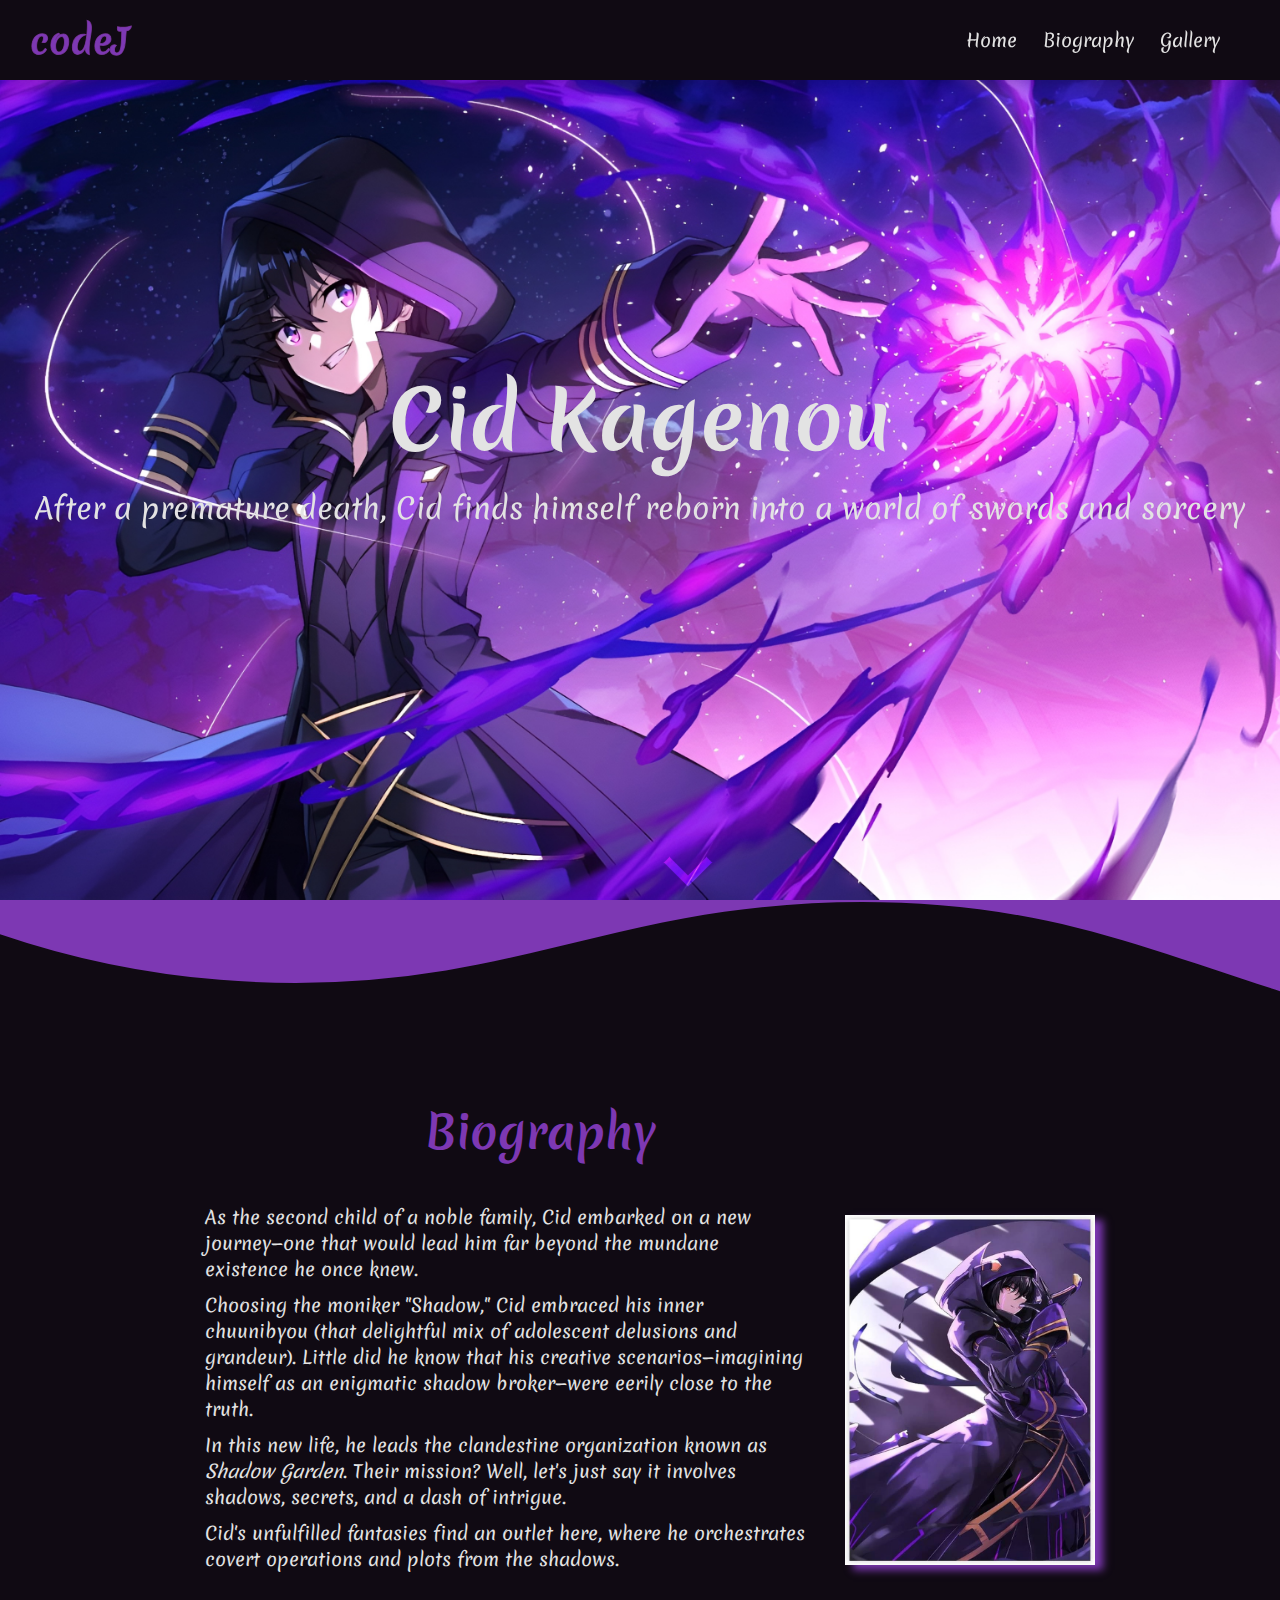
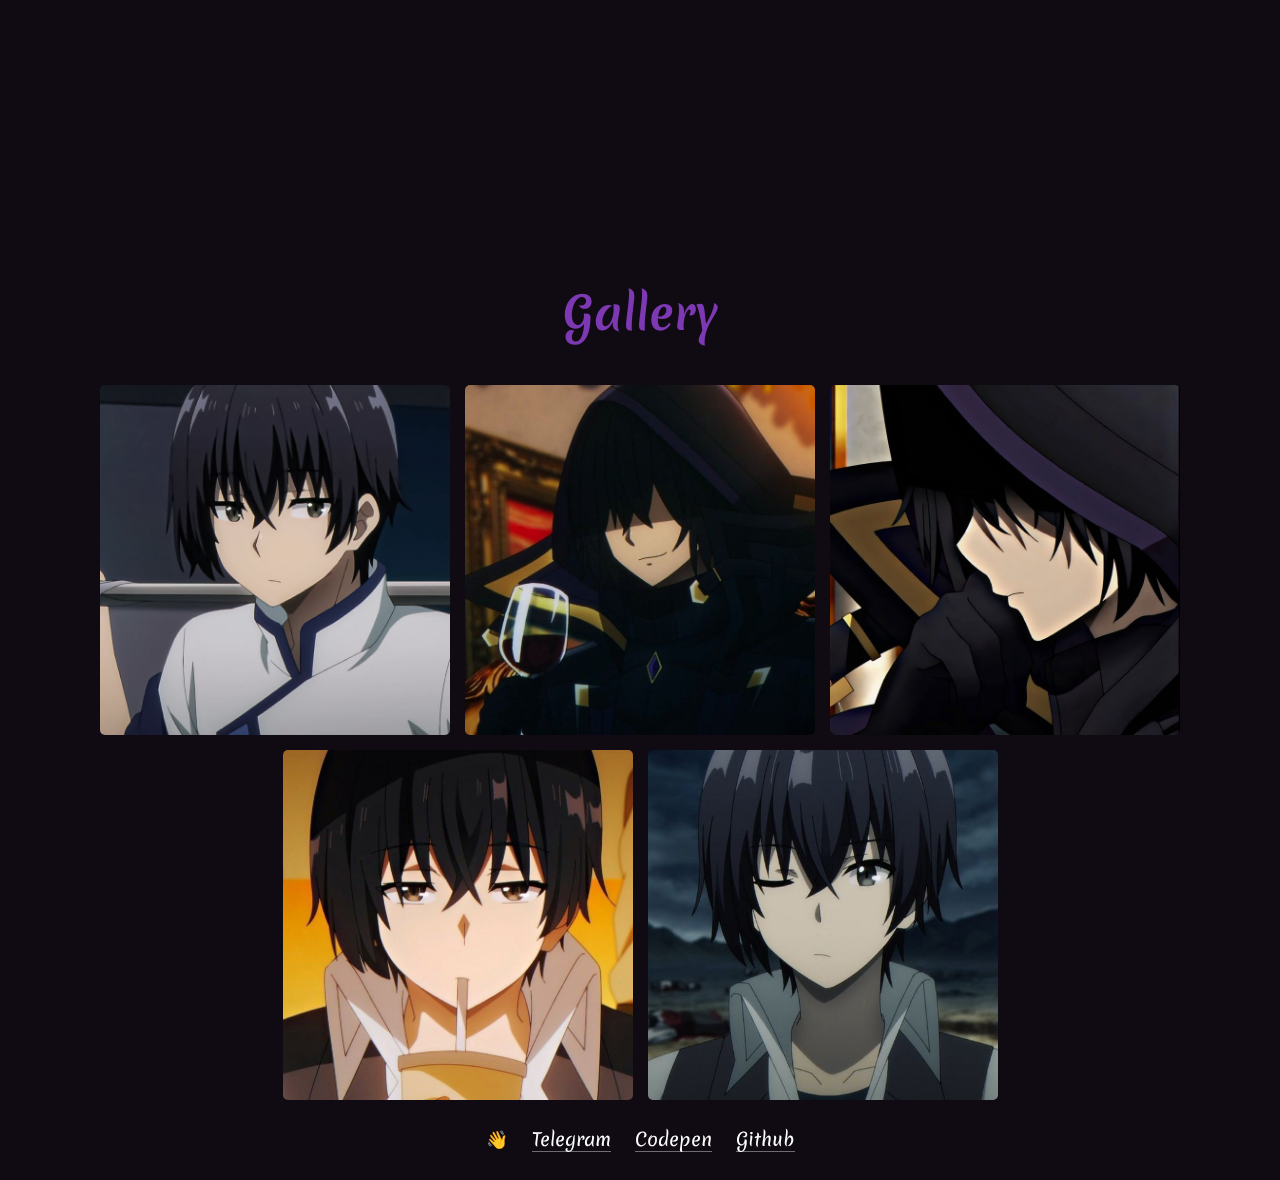
<file: index.html>
<!DOCTYPE html>
<html lang="en">
<head>
    <meta charset="UTF-8">
    <meta name="viewport" content="width=device-width, initial-scale=1.0">
    <title>Cid Kagenou</title>
    <link rel="stylesheet" href="assets/css/style.css">
    <link rel="preconnect" href="https://fonts.googleapis.com">
    <link rel="preconnect" href="https://fonts.gstatic.com" crossorigin>
    <link href="https://fonts.googleapis.com/css2?family=Merienda:wght@300..900&display=swap" rel="stylesheet">
    <link rel="stylesheet" href="https://fonts.googleapis.com/css2?family=Material+Symbols+Outlined:opsz,wght,FILL,GRAD@20..48,100..700,0..1,-50..200" />
    <link rel="stylesheet" href="./assets/webfonts/all.min.css">
</head>
<body>
    <header id="header">
        <div class="logo">
            <h2>codeJ</h2>
            <h2>codeJ</h2>
        </div>
        <nav id="navbar">
            <ul class="nav__links">
                <li><a href="#">Home</a></li>
                <li><a href="#biography">Biography</a></li>
                <li><a href="#gallery">Gallery</a></li>
                <!-- <li><a href="#achievements">Achievements</a></li> -->
            </ul>
        </nav>
        <span class="menu-icon material-symbols-outlined">
            menu
            </span>
        
    </header>
    <nav class="mobile-navbar">
        <ul class="mobile__nav__links">
            <li><a href="#">Home</a></li>
            <li><a href="#biography">Biography</a></li>
            <li><a href="#gallery">Gallery</a></li>
            <!-- <li><a href="#achievements">Achievements</a></li> -->
        </ul>
    </nav>
    
    <section id="hero-section" class="hero-section">
        <h1>Cid Kagenou</h1>
        <p>After a premature death, Cid finds himself reborn into a world of swords and sorcery</p>

        <i class="chevron-down"></i>
    </section>

    <section id="biography" class="biography">
        <h2>Biography</h2>
        <div class="wrapper">
            <div class="content">
                <p>As the second child of a noble family, Cid embarked on a new journey—one that would lead him far beyond the mundane existence he once knew.</p>
                <p>Choosing the moniker "Shadow," Cid embraced his inner chuunibyou (that delightful mix of adolescent delusions and grandeur). Little did he know that his creative scenarios—imagining himself as an enigmatic shadow broker—were eerily close to the truth.</p>
                <p>In this new life, he leads the clandestine organization known as <em>Shadow Garden</em>. Their mission? Well, let's just say it involves shadows, secrets, and a dash of intrigue.</p>
                <p>Cid's unfulfilled fantasies find an outlet here, where he orchestrates covert operations and plots from the shadows.</p>
            </div>
            <div class="image">
                <img src="./assets/images/portrait_of_shadow.jpg" alt="Portrait of Cid Kagenou">
            </div>
        </div>

        <div class="wave">
            <svg data-name="Layer 1" xmlns="http://www.w3.org/2000/svg" viewBox="0 0 1200 120" preserveAspectRatio="none">
                <path d="M321.39,56.44c58-10.79,114.16-30.13,172-41.86,82.39-16.72,168.19-17.73,250.45-.39C823.78,31,906.67,72,985.66,92.83c70.05,18.48,146.53,26.09,214.34,3V0H0V27.35A600.21,600.21,0,0,0,321.39,56.44Z" class="shape-fill"></path>
            </svg>
        </div>
    </section>

    <section id="gallery">
        <h2>Gallery</h2>
        <div class="img-wrapper">
            <span class="overlay"><img src="assets/images/cid_icon-1.jpg" alt="cid_kagenou"></span>
            <span class="overlay"><img src="assets/images/cid_icon-2.jpg" alt="cid_kagenou"></span>
            <span class="overlay"><img src="assets/images/cid_icon-3.jpg" alt="cid_kagenou"></span>
            <span class="overlay"><img src="assets/images/cid_icon-4.jpg" alt="cid_kagenou"></span>
            <span class="overlay"><img src="assets/images/cid_icon-5.jpg" alt="cid_kagenou"></span>
        </div>
    </section>

    <!-- <section id="achievements">

    </section> -->

    <footer id="footer">
        <ul class="footer__links">
            <li><a href="https://t.me/notJony">Telegram</a></li>
            <li><a href="https://codepen.io/oddava">Codepen</a></li>
            <li><a href="https://github.com/oddava">Github</a></li>
            <li>
              <p>👋</p>
            </li>
          </ul>
    </footer>

    <script src="assets/js/script.js"></script>
</body>
</html>
</file>
<file: assets/css/style.css>
*, *::before, *::after {
    margin: 0;
    padding: 0;
    box-sizing: border-box;
    font-size: var(--default-fs);
    font-family: "Merienda";
    scroll-behavior: smooth;
}

:root {

    --default-rem-value: 10px;

    /* Colors */
    --primary: #6C3082; /* Deep Violet */
    --secondary: #4E1264; /* Dark Orchid */
    --accent: #7d38b3; /* Plum Purple */
    --background: #100a13; /* Rich Magenta */
    --text-color: #e3e3e3;
    
    /* Font size */
    --default-fs: 1.8rem;
    --large-fs: 2.5rem;
    --x-large-fs: 3.5rem;
}

html {
    font-size: var(--default-rem-value);
}
body {
    background: var(--background);
    /* margin-top: 80px; */
}

#header {
    width: 100%;
    height: 8rem;
    position: fixed;
    top: 0;
    left: 0;
    background: var(--background);
    display: flex;
    justify-content: space-between;
    align-items: center;
    padding: 0 40px;
    box-shadow: 0 5px 15px rgba(0, 0, 0, .2);
    z-index: 999;
}

#header .logo {
    display: block;
    padding-left: inherit;
    cursor: pointer;
}
.logo h2 {
    font-weight: 600;
    color: #fff;
    font-size: 3.5rem;
    position: absolute;
    transform: translate(-50%, -50%);
}
.logo h2:nth-child(1) {
    color: transparent;
    -webkit-text-stroke: 1px var(--primary);
  }
  
.logo h2:nth-child(2) {
    color: var(--accent);
    animation: animate 4s ease-in-out infinite;
  }
  
  @keyframes animate {
    0%,
    100% {
      clip-path: polygon(
        0% 45%,
        16% 44%,
        33% 50%,
        54% 60%,
        70% 61%,
        84% 59%,
        100% 52%,
        100% 100%,
        0% 100%
      );
    }
  
    50% {
      clip-path: polygon(
        0% 60%,
        15% 65%,
        34% 66%,
        51% 62%,
        67% 50%,
        84% 45%,
        100% 46%,
        100% 100%,
        0% 100%
      );
    }
  }

#navbar {
    height: 100%;
    display: flex;
    align-items: center;
}

#navbar .nav__links li{
    height: 100%;
    align-content: center;
    display: inline-block;
}

#navbar .nav__links li a {
    text-decoration: none;
    color: var(--text-color);
    font-size: var(--default-fs);
    margin-right: 20px;
    transition: all .3s;
}

#navbar .nav__links li a:hover {
    color: var(--primary);
}

/* Hero section */
#hero-section {
    position: relative;
    width: 100%;
    height: 100vh;
    display: flex;
    justify-content: center;
    align-items: center;
    flex-direction: column;
    gap: 10px;
    background: url('../images/bg.jpeg');
    background-size: cover;
    background-repeat: no-repeat;
    background-position: center;
}

.hero-section h1 {
    font-size: 8rem;
    color: var(--text-color);
    font-weight: 700;
}

.hero-section p {
    text-align: center;
    color: var(--text-color);
    font-size: calc(var(--large-fs) + .2em);
    word-wrap: break-word;
}

i.chevron-down{
    color: var(--accent);
}

.hero-section .chevron-down::after {
    content: url("../images/chevron-down.png");
    background-color: transparent;
    mix-blend-mode: overlay;
    position: absolute;
    bottom: -3%;
}



.wave {
    position: absolute;
    /* bottom: -14.5%; */
    top: 0;
    left: 0;
    width: 100%;
    overflow: hidden;
    line-height: 0;
}

.wave svg {
    position: relative;
    display: block;
    width: calc(130% + 1.3px);
    height: 150px;
}

.wave .shape-fill {
    fill: var(--accent);
}


.wrapper {
    display: flex;
    align-items: center;
    flex-wrap: wrap;
    flex-direction: row;
    justify-content: center;
    gap: 20px;
}

.biography {
    position: relative;
    padding: 4rem;
    background: var(--background);
    height: 100vh;
    align-content: center;
}

.biography h2 {
    margin: 0 20rem 2rem 0;
}

section h2 {
    text-align: center;
    color: var(--accent);
    font-size: calc(var(--x-large-fs) + 10px);
}

.biography .content {
    margin: 20px;
    width: 50%;
}

.biography .content p{
    margin-bottom: 10px;
    color: var(--text-color);
}

.biography .image img {
    width: 250px;
    height: 350px;
    box-shadow: 8px 5px 8px var(--accent);
}

/* Gallery */

#gallery{
    width: 100%;
    padding: 80px 40px 40px 40px;
    height: 100vh;
    align-content: center;
}

#gallery h2 {
    margin-bottom: 40px;
}

.img-wrapper {
    display: flex;
    flex-wrap: wrap;
    flex-direction: row;
    justify-content: center;
    align-items: center;
    gap: 1.5rem;
}

#gallery .img-wrapper span {
    position: relative;
    width: 350px;
    height: 350px;
}

#gallery .img-wrapper span img {
    width: 100%;
    height: 100%;
    border-radius: 5px;
	filter: grayscale(0) blur(0);
	transition: .5s ease-in-out;
    position: relative;
}

#gallery .img-wrapper span img:hover{
	filter: grayscale(100%) blur(3px);
}


.img-wrapper span::after {
    position: absolute;
    padding: 10px 5px;
    color: var(--accent);
    font-size: 2rem;
    font-weight: 800;
    left: 0%;
    top: 50%;
    text-align: center;
    transform: translate(0%, -50%);
    background: rgba(0, 0, 0, .3);
    border-radius: 8px;
    opacity: 0;
    filter: blur(5px);
    pointer-events: none;
    transition: all .5s;
}

.img-wrapper span:nth-child(1)::after {
    content: "Martial Arts: His combat skills extend beyond swordplay, making him a formidable opponent.";
}

.img-wrapper span:nth-child(2)::after {
    content: "Magic: Cid dabbles in magic, including a unique form called Nuclear Magic. Yes, you read that right—nuclear";
}

.img-wrapper span:nth-child(3)::after {
    content: "Normie Techniques: These are his everyday tricks, like a magician pulling rabbits out of hats. Well, maybe not rabbits, but you get the idea.";
}

.img-wrapper span:nth-child(4)::after {
    content: "Serial Killer Days: To eliminate corrupt nobles known as the Thirteen Night Swords, Cid donned a full-body clown suit, leaving playing cards behind. His ruthless efficiency baffled authorities, and in just a few days, he dismantled the Thirteen Night Swords.";
}

.img-wrapper span:nth-child(5)::after {
    content: "Swordsmanship: Cid wields a blade with finesse, slicing through challenges like a seasoned warrior.";
}

.img-wrapper span:hover::after {
    opacity: 1;
    filter: blur(0);
}

#footer {
    width: 100%;
    height: 8rem;
    display: flex;
    background-color: var(--background);
    line-height: 1.3;
    font-family: Menlo, monospace;
}

.footer__links {
    display: inline-grid;
    grid-auto-flow: row;
    grid-gap: 24px;
    justify-items: center;
    margin: auto;
    list-style: none;
}

@media (min-width: 500px) {
    .footer__links {
      grid-auto-flow: column;
    }
  }


  .footer__links li a {
    color: white;
    text-decoration: none;
    box-shadow: inset 0 -1px 0 hsla(0, 0%, 100%, 0.4);
  }
  
  .footer__links li a:hover {
    box-shadow: inset 0 -1.2em 0 hsla(0, 0%, 100%, 0.4);
  }
  
  .footer__links li:last-child {
    grid-column: 1 / 2;
    grid-row: 1 / 2;
  }
  
  .footer__links li:hover ~ li p {
    animation: wave-animation 0.3s infinite;
  }

  .mobile-navbar {
    display: none;
  }

  @keyframes wave-animation {
    0%,
    100% {
      transform: rotate(0deg);
    }
    25% {
      transform: rotate(20deg);
    }
    75% {
      transform: rotate(-15deg);
    }
  }

  #header span {
    display: none;
  }

  @media (max-width: 1160px) {
    #biography, #gallery {
        height: auto;
    }

    .hero-section h1 {
        font-size: 6rem;
    }
    .hero-section p {
        font-size: var(--large-fs);
        padding: 0 13px;
    }
    .wave {
        display: none;
    }
  }

  @media (max-width: 700px) {
    .biography{
        padding: 80px 40px 40px 40px;
        /* margin-top: 5rem; */
    }
    .biography h2 {
        margin: 0;
        text-align: center;
    }
    .biography .image {
        display: flex;
        justify-content: center;
    }
    .biography .wrapper {
        display: block;
    }
    .biography .wrapper .content{
        width: 100%;
    }

    #navbar{
        display: none;
    }


    #header span {
        display: block;
        color: var(--text-color);
        font-size: var(--x-large-fs);
        cursor: pointer;
        z-index: 1000;
    }


    .mobile-navbar {
        position: absolute;
        width: 40%;
        height: 100%;
        right: 0;
        top: 0;
        justify-content: center;
        align-items: center;
        background: rgba(0, 0, 0, 0.2);
        backdrop-filter: blur(25px);
        border-radius: 10px;
        z-index: 99;
        position: fixed;
        transition: all .3s;
        display: none;
    }
    
    .mobile-navbar.inactive {
        display: none;
        transition: all .5s cubic-bezier(0.39, 0.575, 0.565, 1);
        animation: animateNavbar .5s 
    }

    .mobile-navbar.active {
        display: flex;
        animation: animateNavbarActive .5s cubic-bezier(0.39, 0.575, 0.565, 1);
    }

    @keyframes animateNavbarActive {
        from {right: -100%; display: none;}
        to {right: 0; display: flex;}
    }
    @keyframes animateNavbar {
        from {right: 0; display: flex;}
        to {right: -100%; display: none;}
    }

    ul.mobile__nav__links {
        list-style: none;
        width: 40rem;
    }
    ul.mobile__nav__links li{
        height: 5rem;
        text-align: center;
    }
    ul.mobile__nav__links li a{
        line-height: 1.1;
        font-weight: 600;
        display: block;
        width: 100%;
        text-decoration: none;
        color: var(--text-color);
        opacity: .6;
        font-size: 3.5rem;
        transition: all .3s;
    }

    ul.mobile__nav__links li a.active {
        color: var(--text-color);
        opacity: 1;
    }

    .hero-section h1 {
        font-size: 5rem;
    }
    .hero-section p {
        font-size: calc(var(--large-fs) - 0.2em);
        padding: 0 13px;
    }
}

@media (max-width: 480px) {
    .img-wrapper span {
        width: 250px !important;
        height: 250px !important;
    }
    .mobile-navbar {
        width: 100%;
    }
}
</file>
